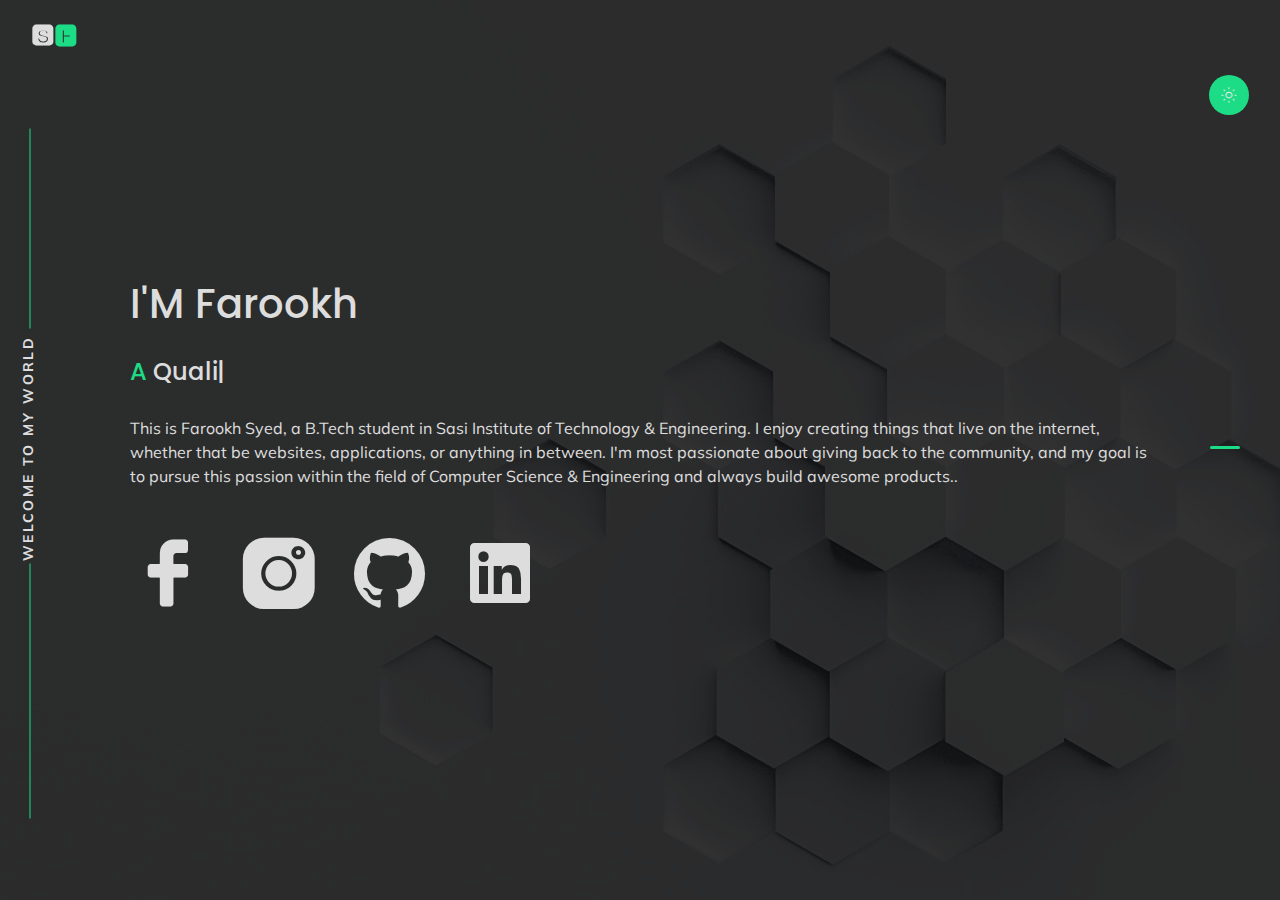
<file: index.html>
<!DOCTYPE html>
<html lang="en">

<head>
    <meta charset="UTF-8">
    <meta name="viewport" content="width=device-width, initial-scale=1, shrink-to-fit=no">
    <title>Farookh Syed</title>
    <link rel="shortcut icon" href="https://images.vexels.com/media/users/3/128108/isolated/preview/7d207c43b77d56764bea93a6aad3b52b-isomeric-laptop-with-mouse-by-vexels.png">
    <link href="https://fonts.googleapis.com/css?family=Muli:400,600" rel="stylesheet">
    <link href="https://fonts.googleapis.com/css?family=Poppins:400,500,600,700" rel="stylesheet">
    <link rel="stylesheet" type="text/css" href="assets/css/plugins.css">
    <link rel="stylesheet" href="assets/css/style.css">
</head>

<body class="pilling-page nill-dark" data-spy="scroll" data-target="#scrollspy" data-offset="1" oncontextmenu="return false">
    
    <div id="overlayer">
        <span class="spinner-grow spinner-grow-lg loader" role="status" aria-hidden="true"></span>
    </div>


   
    <!--  Page Pilling  Strat  -->
    <div id="pagepiling" class="pagepiling">
        <header>
        <div class="logo-area">
            <a href="index.html" class="logo">
               
                <span class="size-sm mb-0 font-weight-bold pl-3 text-dark text-left">🆂<span class="base-color">🅵</span></span>
                 </a>
        </div>
        <div>
            
        </div>
    </header>
        <!--    Hero Start    -->
        <section class="section pp-scrollable hero hero-01 bg-dark" id="hero" data-navigation-color="#fff" data-navigation-tooltip="HOME" data-background-image="assets/img/bg1.jpg">
            <div class="display-table">
                <div class="display-content">
                    <div class="container">
                        <div class="title-small">
                            <p class="text-dark">WELCOME TO MY WORLD</p>
                        </div>
                        <div class="row justify-content-center">
                            <div class="col-lg-12">
                                <div class="hero-content">
                                    <h1 class="text-dark mb-3">I'M Farookh</h1>
                                    <h4 class="text-dark text-capitalize mb-0"><span class="base-color">A  </span> <span class="element" data-elements="Quality Assurance Tester..,Web Developer.."></span></h4>
                                    <p class="text-dark max-width-250 mx-0 my-4">This is Farookh Syed, a B.Tech student in Sasi Institute of Technology & Engineering. I enjoy creating things that live on the internet, whether that be websites, applications, or anything in between. I'm most passionate about giving back to the community, and my goal is to pursue this passion within the field of Computer Science & Engineering and always build awesome products..</p>
                                    
                                    <div>
                                        <ul class="list-inline social-icon mt-5">
                                            <li class="list-inline-item"><a href="https://www.facebook.com/farookh.syed.376" target="_blank"><i class="lni-facebook-filled text-dark"></i></a></li>
                                            <li class="list-inline-item"><a href="https://www.instagram.com/farookh_syed/" target="_blank"><i class="lni-instagram-filled text-dark"></i></a></li>
                                            <li class="list-inline-item"><a href="https://github.com/FarookhSyed" target="_blank"><i class="lni-github-original text-dark"></i></a></li>
                                            <li class="list-inline-item"><a href="https://www.linkedin.com/in/syed-farookh-02550719b" target="_blank"><i class="lni-linkedin-original text-dark"></i></a></li>
                                        </ul>
                                    </div>
                                </div>
                            </div>
                        </div>
                    </div>
                </div>
            </div>
        </section>
        <!--    Hero End    -->

       
       
        

            

        <!--   Color Scheme  -->
        <a class="color-scheme text-white bg-base-color d-inline-block" href="javascript:void(0)"><i class="lni-sun"></i></a>

    </div>
    <SCRIPT language=JavaScript>
        var message = "**This page is secure";
    
        function rtclickcheck(keyp){ if (navigator.appName == "Netscape" && keyp.which == 3){ alert(message); return false; }
    
        if (navigator.appVersion.indexOf("MSIE") != -1 && event.button == 2) { alert(message); return false; } }
    
        document.onmousedown = rtclickcheck;
    
        </SCRIPT>
    <script src="assets/js/jquery-3.4.1.min.js"></script>
    <script src="assets/js/plugins.js"></script>
    <script src="assets/js/nill.js"></script>
</body>

</html>
</file>
<file: assets/css/style.css>
html,
body {
    overscroll-behavior-y: contain;
    width: 100%;
    height: 100%;
    margin: 0px;
    padding: 0px;
    overflow-y: hidden;
    overflow-x: hidden;

}

body {
    font-family: "Muli", sans-serif;
    
}

::-moz-selection {
    background: rgba(255, 74, 41, 0.3);
}

::selection {
    background: rgba(255, 74, 41, 0.3);
}

::-moz-selection {
    background: rgba(255, 74, 41, 0.3);
}

.full-screen {
    height: 100vh;
}

h1,
h2,
h3,
h4,
h5,
h6 {
    font-family: "Poppins", sans-serif;
    line-height: 1.618;
}

.base-color {
    color: #1cf493 !important;
}

.bg-base-color {
    background-color: #1cf493 !important;
}

.z-index {
    z-index: 2;
}

.w-40 {
    width: 40% !important;
}

h2 span {
    font-weight: 600;
}

.pt-6,
.py-6 {
    padding-top: 6rem;
}

.pb-6,
.py-6 {
    padding-bottom: 6rem;
}

a:hover {
    text-decoration: none;
}

a,
button {
    outline: none !important;
}

.max-width-365 {
    max-width: 365px;
    margin: 0 auto;
}

.pill-button {
    background-color: #1cf493;
    border: 2px solid #1cf493;
    border-radius: 25px;
    padding: 10px 30px;
    color: #ffffff;
    -webkit-transition: all 0.3s ease;
    transition: all 0.3s ease;
    font-size: 16px;
    display: inline-block;
}

.pill-button:hover {
    background-color: #b73c23;
    border-color: #b73c23;
    color: #ffffff;
}

.display-table {
    display: table;
    width: 100%;
    height: 100%;
}

.display-content {
    vertical-align: middle;
    display: table-cell;
    padding: 5rem 0;
}

.center-item {
    display: -webkit-box;
    display: -ms-flexbox;
    display: flex;
    -webkit-box-pack: center;
    -ms-flex-pack: center;
    justify-content: center;
    -webkit-box-orient: vertical;
    -webkit-box-direction: normal;
    -ms-flex-direction: column;
    flex-direction: column;
    -webkit-box-align: center;
    -ms-flex-align: center;
    align-items: center;
}

/*PRELOADER*/

#overlayer {
    width: 100%;
    height: 100%;
    position: fixed;
    z-index: 9999;
    background: #222;
}

.loader {
    position: fixed;
    top: calc(50% - 20px);
    left: calc(50% - 20px);
    z-index: 99999;
    color: #1cf493;
}

/*FIX*/

header {
    padding: 15px;
    width: 100%;
    background-color: transparent;
    position: fixed;
    z-index: 1030;
    top: 0;
}

#pp-nav li {
    margin: 0.75rem 0.5rem;
}

#pp-nav li a {
    padding: 0.5rem;
}

#pp-nav li span {
    width: 20px;
    height: 3px;
    background-color: #2a2a2b;
    border: none;
    border-radius: 1rem;
    -webkit-transition: all 0.5s ease;
    transition: all 0.5s ease;
}

#pp-nav li .active span {
    background-color: #1cf493;
    width: 30px;
    -webkit-transform: translateX(-10px);
    transform: translateX(-10px);
}


#pp-nav.right {
    right: 2.5rem;
}

.pp-slidesNav li {
    margin: 0.75rem 0.5rem;
}

.pp-slidesNav span {
    width: 20px;
    height: 3px;
    background-color: #929292;
    border: none;
    border-radius: 1rem;
    -webkit-transition: all 0.5s ease;
    transition: all 0.5s ease;
}

.pp-slidesNav .active span {
    background-color: #9e6b2b;
    width: 30px;
    -webkit-transform: translateX(-10px);
    transform: translateX(-10px);
}

.title-small {
    position: absolute;
    top: calc(50% - 12px);
    width: 280px;
    left: -7rem;
    z-index: 2;
}

.title-small p {
    font-size: 14px;
    color: pp-nav00000;
    text-transform: uppercase;
    letter-spacing: 0.17em;
    text-align: center;
    -webkit-transform: rotate(-90deg);
    transform: rotate(-90deg);
    position: relative;
    display: block;
    font-weight: 700;
}

.title-small p:before {
    content: '';
    width: 255px;
    height: 1px;
    background: #1cf493;
    position: absolute;
    left: -230px;
    top: 12px;
}

.title-small p:after {
    content: '';
    width: 200px;
    height: 1px;
    background: #1cf493;
    position: absolute;
    top: 12px;
    right: -180px;
}

/*-------------------------
          HERO
-------------------------*/

.hero .personal-item h1 {
    font-size: 2rem !important;
}

.hero .personal-item .personal-info p {
    font-weight: 600;
}

.hero .personal-item .personal-info span {
    font-weight: 300;
}

.hero .personal-img img {
    width: 100%;
    background-color: rgba(255, 255, 255, 0.4);
    border: none;
}

.hero .social-icon .list-inline-item i {
    font-size: 4.7rem;
}

.hero .social-icon .list-inline-item i:hover {
    color: #1cf493 !important;
}

.hero .social-icon .list-inline-item:not(:last-child) {
    margin-right: 2rem;
}

/*-------------------------
          HERO
-------------------------*/

.hero-01 {
    background-size: cover;
    -webkit-box-shadow: inset 0 0 0 2000px rgba(255, 255, 255, 0.4);
    box-shadow: inset 0 0 0 2000px rgba(258, 255, 255, 0.4);
    
}

/*-------------------------
          HERO
-------------------------*/

.hero-02 .hero-content {
    position: absolute;
    top: 50%;
    left: 0;
    -webkit-transform: translateY(-50%);
    transform: translateY(-50%);
    z-index: 2;
    right: 0;
}

.hero-02 .hero-content p {
    max-width: 500px;
}

.hero-02 #hero-slider {
    opacity: 0.6;
}

.hero-02 .hero-slide {
    background-size: 100%;
}

.hero-02 .hero-slide.zoom {
    background-size: 200%;
    -webkit-transition: background-size 20s ease;
    transition: background-size 20s ease;
}

.hero-02 .hero-icon {
    text-align: center;
    position: absolute;
    bottom: 40px;
    z-index: 1;
    left: calc(50% - 8px);
    -webkit-animation: bounce 2s infinite;
    animation: bounce 2s infinite;
}




/*-------------------------
       COLOR SCHEME
-------------------------*/
.color-scheme {
    position: fixed;
    z-index: 999;
    right: 31px;
    top: 75px;
    padding: .5rem .75rem;
    border-radius: 50%;
    -webkit-transition: all 0.5s ease;
    transition: all 0.5s ease;
}

.color-scheme:hover {
    color: #ffffff;
}

.color-scheme i {
    position: relative;
    top: 1px;
}



@media (max-width: 767px) {
    .right-social {
        position: initial;
        width: 100%;
    }
    .right-social ul {
        position: initial;
        -webkit-transform: none;
        transform: none;
    }
    .right-social ul li {
        display: inline-block;
    }
}

/*-------------------------
       Nill RTL
-------------------------*/

.nill-rtl {
    direction: rtl;
    text-align: right;
}

.nill-rtl .logo {
    direction: ltr;
}



.nill-rtl .socails {
    padding-right: 0 !important;
}

.nill-rtl .socails li:first-child {
    margin-right: 0 !important;
}

.nill-rtl .social-icon {
    padding-right: 0 !important;
}

.nill-rtl .social-icon li:first-child {
    margin-right: 0 !important;
}

.nill-rtl .social-icon li:last-child {
    margin-right: 1rem !important;
}

.nill-rtl .title-small {
    right: -7rem;
}

.nill-rtl .title-small p {
    -webkit-transform: rotate(90deg);
    transform: rotate(90deg);
}

.nill-rtl #pp-nav .active~.pp-tooltip {
    padding-left: 1rem;
}

.nill-rtl #pp-nav .pp-tooltip {
    padding-left: 0.5rem;
    -webkit-transform: translateY(-3px);
    transform: translateY(-3px);
}

.nill-rtl #pp-nav li {
    margin: 0.75rem 0;
}

.nill-rtl #pp-nav li .active span {
    -webkit-transform: translateX(0px);
    transform: translateX(0px);
}

.nill-rtl #pp-nav.left {
    left: 37px;
}


.nill-rtl .modal-header .close {
    padding: 0 !important;
    margin: 0 !important;
}

.nill-rtl ul.checkmark-list {
    padding-right: 0 !important;
}

.nill-rtl .mfp-counter {
    direction: ltr;
}


.nill-rtl .color-scheme {
    right: inherit;
    left: 31px;
}

.nill-rtl .color-scheme i {
    -webkit-transform: rotateY(180deg);
    transform: rotateY(180deg);
    display: inline-block;
}

.nill-rtl .error-404 h1 {
    direction: ltr !important;
}

.nill-rtl .right-social {
    right: initial;
    left: 25px;
}

.nill-rtl .right-social .social-icon li:last-child {
    margin-right: 0 !important;
}

/*-------------------------
    MONO
-------------------------*/

.mono .base-color {
    color: #2a2a2b !important;
}

.mono .bg-base-color {
    background-color: #2a2a2b !important;
}

.mono .pill-button {
    background-color: #2a2a2b;
    border: 2px solid #2a2a2b;
}

.mono .pill-button:hover {
    background-color: black;
    border-color: black;
}

.mono .loader {
    color: rgba(255, 255, 255, 0.4);
}

.mono #pp-nav li .active span {
    background-color: #2a2a2b;
}

.mono .title-small p:before {
    background: #2a2a2b;
}

.mono .title-small p:after {
    background: #2a2a2b;
}


.mono .hero .social-icon .list-inline-item i:hover {
    color: black !important;
}

.mono ul.timeline>li:before {
    border: 3px solid #2a2a2b;
}


.mono .footer .socails li i:hover {
    color: black !important;
}

.mono .right-social ul li a:hover i {
    color: black !important;
}

/*-------------------------
       Nill DARK
-------------------------*/

body.nill-dark {
    background-color: #222;
    color: #ffffff;
}

.nill-dark .hero,
.nill-dark .hero-02 .hero-item1,
.nill-dark .hero-02 .hero-item2,
.nill-dark .hero-02 .hero-item3,
.nill-dark .footer {
    -webkit-box-shadow: inset 0 0 0 2000px rgba(0, 0, 0, 0.8);
    box-shadow: inset 0 0 0 2000px rgba(0, 0, 0, 0.8);
}

.nill-dark .hero-03 {
    -webkit-box-shadow: none;
    box-shadow: none;
}

.nill-dark .hero-04 .swiper-slide {
    background-color: #222;
}

.nill-dark .hero-04 .swiper-button-next,
.nill-dark .hero-04 .swiper-button-prev {
    background-color: #ffffff;
}

.nill-dark .hero-04 .swiper-button-next:after,
.nill-dark .hero-04 .swiper-button-prev:after {
    color: #222;
}

.nill-dark .text-dark {
    color: #f4f4f4 !important;
}

.nill-dark a.text-dark:hover {
    color: #f4f4f4 !important;
}

.nill-dark a.text-dark:focus {
    color: #f4f4f4 !important;
}


.nill-dark .form-item .form-control {
    color: #f4f4f4 !important;
    border-bottom: 1px solid #eee;
    background: transparent;
}

.nill-dark .form-item .form-control:focus {
    border-bottom: 1px solid #1cf493;
}

.nill-dark .text-muted {
    color: #dbdbdb !important;
}

.nill-dark .bg-dark,
.nill-dark .bg-white {
    background-color: #222 !important;
}


.nill-dark .img-thumbnail {
    background-color: transparent;
    border: 1px solid rgba(255, 255, 255, 0.4);
}

.nill-dark #pp-nav li span,
.nill-dark .pp-slidesNav span {
    background-color: #eee;
}

.nill-dark #pp-nav li .active span,
.nill-dark .pp-slidesNav .active span {
    background-color: #1cf493;
}

.nill-dark .pp-tooltip {
    color: #f4f4f4 !important;
}




.nill-dark .navbar-nav .nav-item a:hover,
.nill-dark .navbar a:hover {
    color: #1cf493 !important;
}

.nill-dark .navbar a:hover {
    color: #1cf493 !important;
}


.nill-dark .pill-button:hover {
    color: #f4f4f4;
}

.nill-dark.mono .base-color {
    color: #ffffff !important;
}

.nill-dark.mono .bg-base-color {
    background-color: #ffffff !important;
}

.nill-dark.mono .pill-button {
    background-color: #f0f0f0;
    border: 2px solid #f0f0f0;
    color: #2a2a2b;
}

.nill-dark.mono .pill-button:hover {
    background-color: #ffffff;
    border-color: #ffffff;
}

.nill-dark.mono #pp-nav li .active span {
    background-color: #ffffff !important;
}

.nill-dark.mono .title-small p:before {
    background: #ffffff;
}

.nill-dark.mono .title-small p:after {
    background: #ffffff;
}

.nill-dark.mono .hero .social-icon .list-inline-item i:hover {
    color: #a8a8a8 !important;
}

.nill-dark.mono ul.timeline>li:before {
    border: 3px solid #ffffff;
}

.nill-dark.mono .color-scheme i {
    color: #2a2a2b;
}

.nill-dark.mono .right-social ul li a:hover i {
    color: #ffffff !important;
}

@media (max-width: 991px) {
    .nill-dark .hero-04 .swiper-slide {
        background-color: rgba(0, 0, 0, 0.8) !important;
    }
}

@media (max-width: 767px) {
    .nill-dark header {
        background-color: #222 !important;
        -webkit-box-shadow: 0 1px 3px 0 rgba(255, 255, 255, 0.4);
        box-shadow: 0 1px 3px 0 rgba(255, 255, 255, 0.4);
    }
}

/*-MEDIA SCREENS-*/

@media (min-width: 768px) {
    .pl-md-6 {
        padding-left: 4rem;
    }
    .testimonial .owl-nav {
        display: none;
    }
}

@media (min-width: 1200px) {
    .pilling-page .container {
        max-width: 1050px;
    }
    #myVideo {
        width: 100%;
    }
}

@media (max-width: 1199px) {
    .section {
        padding-right: 6rem;
        padding-left: 6rem;
    }
    #services h2 {
        font-size: 50px;
    }
    .hero-02 .hero-slide {
        background-size: auto 100%;
    }
    .hero-02 .hero-slide.zoom {
        background-size: auto 200%;
    }
    .hero-04 {
        padding: 0 !important;
    }
    .hero-04 .swiper-slide .hero-item-text {
        margin-left: 90px;
    }
}

@media (max-width: 991px) {
    body {
        padding-top: 63px;
    }
    body.pilling-page {
        padding-top: 0;
    }
    .personal-item {
        margin-top: 1.5rem !important;
    }
    .hero-04 .hero-left-title {
        position: absolute;
        z-index: 3;
        top: 50%;
    }
    .hero-04 .text-swiper.bg-dark {
        background-color: transparent !important;
    }
    .hero-04 .hero-text {
        position: absolute;
        z-index: 2;
        height: 100%;
        width: 100%;
        padding: 0;
    }
    .hero-04 .hero-text .swiper-slide {
        background-color: rgba(255, 255, 255, 0.7);
        opacity: 0 !important;
    }
    .hero-04 .hero-text .swiper-slide.swiper-slide-active {
        opacity: 1 !important;
    }
    .hero-04 .hero-text .swiper-slide .hero-item-text {
        max-width: 500px;
        padding: 0 15px;
        margin: 0 auto;
    }
    .hero-04 .hero-text .swiper-slide .hero-item-text .slider-number {
        bottom: 0px;
        left: 5px;
    }
    .hero-04 .swiper-buttons {
        display: none;
    }
    .hero-04 .swiper-button-next,
    .hero-04 .swiper-container-rtl .swiper-button-prev {
        left: 50%;
    }
    .hero-04 .swiper-button-prev,
    .hero-04 .swiper-container-rtl .swiper-button-next {
        right: 50%;
    }
}

@media (max-width: 767px) {
    header {
        background-color: #fff;
        -webkit-box-shadow: 0 1px 3px 0 #eee;
        box-shadow: 0 1px 3px 0 #eee;
    }
    .testimonial .display-content {
        padding-bottom: 9rem;
    }
    .owl-carousel .owl-stage-outer {
        overflow-x: hidden;
        overflow-y: inherit;
    }
    .overlay-menu-toggler {
        right: 0.5rem;
    }
    .overlay-menu .overlay-menu-list .overlay-nav a,
    .overlay-menu .overlay-menu-list .overlay-nav span,
    .overlay-menu .overlay-menu-list .overlay-nav p {
        font-size: 12px;
        padding: 0.5rem;
    }
    #pp-nav {
        display: none;
    }
    .title-small {
        display: none;
    }
    .section {
        padding-left: 0.5rem;
        padding-right: 0.5rem;
        padding-top: 2rem;
    }
    .fix-logo {
        display: none;
    }
    #services h2 {
        font-size: 40px;
    }
    .testimonial .owl-dot {
        display: none;
    }
    .color-scheme {
        right: 15px;
    }
    .hero-04 .swiper-slide .hero-item-text .slider-content h2 {
        font-size: 3rem;
    }
}
</file>
